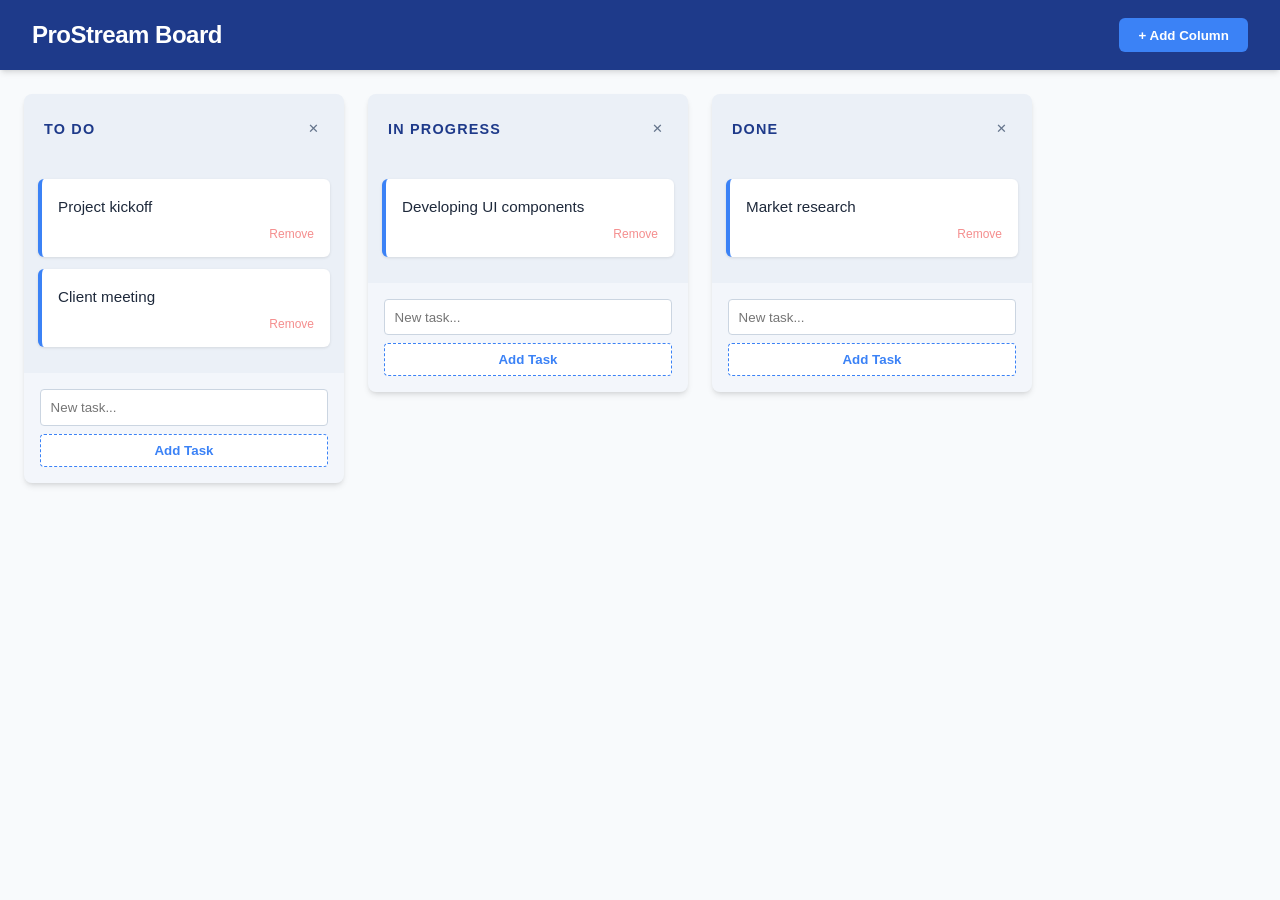
<file: ai_app.html>
<!DOCTYPE html>
<html lang="en">
<head>
    <meta charset="UTF-8">
    <meta name="viewport" content="width=device-width, initial-scale=1.0">
    <title>ProStream Task Board</title>
    <style>
        :root {
            --primary-blue: #1e3a8a;
            --secondary-blue: #3b82f6;
            --light-blue: #eff6ff;
            --bg-gray: #f8fafc;
            --text-dark: #1e293b;
            --text-light: #64748b;
            --shadow: 0 4px 6px -1px rgb(0 0 0 / 0.1), 0 2px 4px -2px rgb(0 0 0 / 0.1);
        }

        * {
            box-sizing: border-box;
            margin: 0;
            padding: 0;
        }

        body {
            font-family: 'Segoe UI', Tahoma, Geneva, Verdana, sans-serif;
            background-color: var(--bg-gray);
            color: var(--text-dark);
            line-height: 1.6;
            height: 100vh;
            display: flex;
            flex-direction: column;
            overflow: hidden;
        }

        /* --- Header --- */
        header {
            background-color: var(--primary-blue);
            color: white;
            padding: 1rem 2rem;
            display: flex;
            justify-content: space-between;
            align-items: center;
            box-shadow: var(--shadow);
            z-index: 10;
        }

        header h1 {
            font-size: 1.5rem;
            font-weight: 600;
            letter-spacing: -0.5px;
        }

        .btn-add-column {
            background-color: var(--secondary-blue);
            color: white;
            border: none;
            padding: 0.6rem 1.2rem;
            border-radius: 6px;
            cursor: pointer;
            font-weight: 600;
            transition: background 0.2s;
        }

        .btn-add-column:hover {
            background-color: #2563eb;
        }

        /* --- Board Layout --- */
        #board {
            display: flex;
            padding: 1.5rem;
            gap: 1.5rem;
            overflow-x: auto;
            flex-grow: 1;
            align-items: flex-start;
            scrollbar-width: thin;
        }

        /* --- Column Styles --- */
        .column {
            background-color: #ebf0f7;
            min-width: 320px;
            max-width: 320px;
            border-radius: 8px;
            display: flex;
            flex-direction: column;
            max-height: 100%;
            box-shadow: var(--shadow);
            transition: transform 0.2s, opacity 0.2s;
            cursor: default;
        }

        .column.dragging-col {
            opacity: 0.4;
            transform: scale(0.95);
        }

        .column-header {
            padding: 1.25rem;
            display: flex;
            justify-content: space-between;
            align-items: center;
            cursor: grab; /* Shows header is the handle for moving columns */
        }

        .column-header:active {
            cursor: grabbing;
        }

        .column-header h2 {
            font-size: 0.9rem;
            text-transform: uppercase;
            letter-spacing: 1.2px;
            color: var(--primary-blue);
            pointer-events: none;
        }

        .delete-col {
            color: var(--text-light);
            cursor: pointer;
            font-size: 0.8rem;
            padding: 5px;
        }

        .task-list {
            padding: 0.75rem;
            flex-grow: 1;
            min-height: 100px;
            overflow-y: auto;
            border: 2px solid transparent;
            transition: background 0.2s;
        }

        .task-list.drag-over-list {
            background: rgba(59, 130, 246, 0.05);
            border-radius: 4px;
        }

        /* --- Task Styles --- */
        .task {
            background: white;
            margin-bottom: 0.75rem;
            padding: 1rem;
            border-radius: 6px;
            box-shadow: 0 1px 3px rgba(0,0,0,0.1);
            cursor: grab;
            border-left: 4px solid var(--secondary-blue);
            transition: box-shadow 0.2s;
        }

        .task:hover {
            box-shadow: 0 4px 6px rgba(0,0,0,0.05);
        }

        .task.dragging-task {
            opacity: 0.3;
        }

        .task p {
            font-size: 0.95rem;
            margin-bottom: 0.5rem;
            word-wrap: break-word;
        }

        .task-footer {
            display: flex;
            justify-content: flex-end;
        }

        .delete-task {
            font-size: 0.75rem;
            color: #ef4444;
            cursor: pointer;
            background: none;
            border: none;
            opacity: 0.6;
        }

        .delete-task:hover {
            opacity: 1;
        }

        .add-task-container {
            padding: 1rem;
            background: rgba(255,255,255,0.4);
            border-bottom-left-radius: 8px;
            border-bottom-right-radius: 8px;
        }

        .add-task-input {
            width: 100%;
            padding: 0.6rem;
            border: 1px solid #cbd5e1;
            border-radius: 4px;
            margin-bottom: 0.5rem;
            outline-color: var(--secondary-blue);
        }

        .btn-add-task {
            width: 100%;
            background: white;
            border: 1px dashed var(--secondary-blue);
            color: var(--secondary-blue);
            padding: 0.5rem;
            border-radius: 4px;
            cursor: pointer;
            font-weight: 600;
            transition: all 0.2s;
        }

        .btn-add-task:hover {
            background: var(--secondary-blue);
            color: white;
            border-style: solid;
        }

        /* Scrollbar Styling */
        ::-webkit-scrollbar {
            height: 8px;
            width: 6px;
        }
        ::-webkit-scrollbar-track {
            background: #f1f1f1;
        }
        ::-webkit-scrollbar-thumb {
            background: #cbd5e1;
            border-radius: 10px;
        }
        ::-webkit-scrollbar-thumb:hover {
            background: #94a3b8;
        }
    </style>
</head>
<body>

    <header>
        <h1>ProStream Board</h1>
        <button class="btn-add-column" onclick="addColumn()">+ Add Column</button>
    </header>

    <div id="board">
        </div>

    <script>
        // Data structure & Persistence
        let boardData = JSON.parse(localStorage.getItem('kanbanDataV2')) || [
            { id: 'col-1', title: 'To Do', tasks: ['Project kickoff', 'Client meeting'] },
            { id: 'col-2', title: 'In Progress', tasks: ['Developing UI components'] },
            { id: 'col-3', title: 'Done', tasks: ['Market research'] }
        ];

        let draggedItem = null; // Can be a task or a column
        let dragType = null;    // 'task' or 'column'

        const board = document.getElementById('board');

        function renderBoard() {
            board.innerHTML = '';
            boardData.forEach((column, colIndex) => {
                const colDiv = document.createElement('div');
                colDiv.className = 'column';
                colDiv.setAttribute('draggable', 'true');
                colDiv.setAttribute('data-col-index', colIndex);
                
                // Column Drag Events
                colDiv.addEventListener('dragstart', (e) => handleColumnDragStart(e, colIndex));
                colDiv.addEventListener('dragover', (e) => handleColumnDragOver(e, colIndex));
                colDiv.addEventListener('drop', (e) => handleColumnDrop(e, colIndex));
                colDiv.addEventListener('dragend', handleDragEnd);

                colDiv.innerHTML = `
                    <div class="column-header">
                        <h2>${column.title}</h2>
                        <span class="delete-col" onclick="deleteColumn(event, ${colIndex})">✕</span>
                    </div>
                    <div class="task-list" 
                         data-col-index="${colIndex}"
                         ondragover="handleTaskDragOver(event)" 
                         ondrop="handleTaskDrop(event, ${colIndex})">
                        ${column.tasks.map((task, taskIndex) => `
                            <div class="task" 
                                 draggable="true" 
                                 ondragstart="handleTaskDragStart(event, ${colIndex}, ${taskIndex})"
                                 ondragend="handleDragEnd(event)">
                                <p>${task}</p>
                                <div class="task-footer">
                                    <button class="delete-task" onclick="deleteTask(${colIndex}, ${taskIndex})">Remove</button>
                                </div>
                            </div>
                        `).join('')}
                    </div>
                    <div class="add-task-container">
                        <input type="text" class="add-task-input" placeholder="New task..." id="input-${colIndex}" onkeypress="handleKeyPress(event, ${colIndex})">
                        <button class="btn-add-task" onclick="addTask(${colIndex})">Add Task</button>
                    </div>
                `;
                board.appendChild(colDiv);
            });
            saveData();
        }

        // --- Column Logic ---
        function addColumn() {
            const title = prompt("Enter column name:");
            if (title && title.trim()) {
                boardData.push({ id: Date.now().toString(), title: title.trim(), tasks: [] });
                renderBoard();
            }
        }

        function deleteColumn(e, index) {
            e.stopPropagation();
            if(confirm("Delete this column?")) {
                boardData.splice(index, 1);
                renderBoard();
            }
        }

        // --- Task Logic ---
        function addTask(colIndex) {
            const input = document.getElementById(`input-${colIndex}`);
            if (input.value.trim() !== '') {
                boardData[colIndex].tasks.push(input.value.trim());
                input.value = '';
                renderBoard();
            }
        }

        function handleKeyPress(e, colIndex) {
            if (e.key === 'Enter') addTask(colIndex);
        }

        function deleteTask(colIndex, taskIndex) {
            boardData[colIndex].tasks.splice(taskIndex, 1);
            renderBoard();
        }

        // --- Drag & Drop: Column Reordering ---
        function handleColumnDragStart(e, index) {
            // If the user started dragging from a task, don't drag the column
            if (e.target.classList.contains('task')) return;
            
            dragType = 'column';
            draggedItem = index;
            e.target.classList.add('dragging-col');
            e.dataTransfer.effectAllowed = 'move';
        }

        function handleColumnDragOver(e, index) {
            if (dragType !== 'column') return;
            e.preventDefault();
        }

        function handleColumnDrop(e, targetIndex) {
            if (dragType !== 'column') return;
            e.preventDefault();
            
            const movingCol = boardData.splice(draggedItem, 1)[0];
            boardData.splice(targetIndex, 0, movingCol);
            renderBoard();
        }

        // --- Drag & Drop: Task Movement ---
        function handleTaskDragStart(e, colIndex, taskIndex) {
            e.stopPropagation(); // Prevents column drag from triggering
            dragType = 'task';
            draggedItem = { colIndex, taskIndex };
            e.target.classList.add('dragging-task');
        }

        function handleTaskDragOver(e) {
            if (dragType !== 'task') return;
            e.preventDefault();
            e.currentTarget.classList.add('drag-over-list');
        }

        function handleTaskDrop(e, targetColIndex) {
            if (dragType !== 'task') return;
            e.preventDefault();
            e.currentTarget.classList.remove('drag-over-list');
            
            const { colIndex, taskIndex } = draggedItem;
            const taskContent = boardData[colIndex].tasks.splice(taskIndex, 1)[0];
            boardData[targetColIndex].tasks.push(taskContent);
            
            renderBoard();
        }

        function handleDragEnd(e) {
            e.target.classList.remove('dragging-task', 'dragging-col');
            document.querySelectorAll('.task-list').forEach(l => l.classList.remove('drag-over-list'));
            dragType = null;
            draggedItem = null;
        }

        function saveData() {
            localStorage.setItem('kanbanDataV2', JSON.stringify(boardData));
        }

        // Initialize
        renderBoard();
    </script>
</body>
</html>
</file>
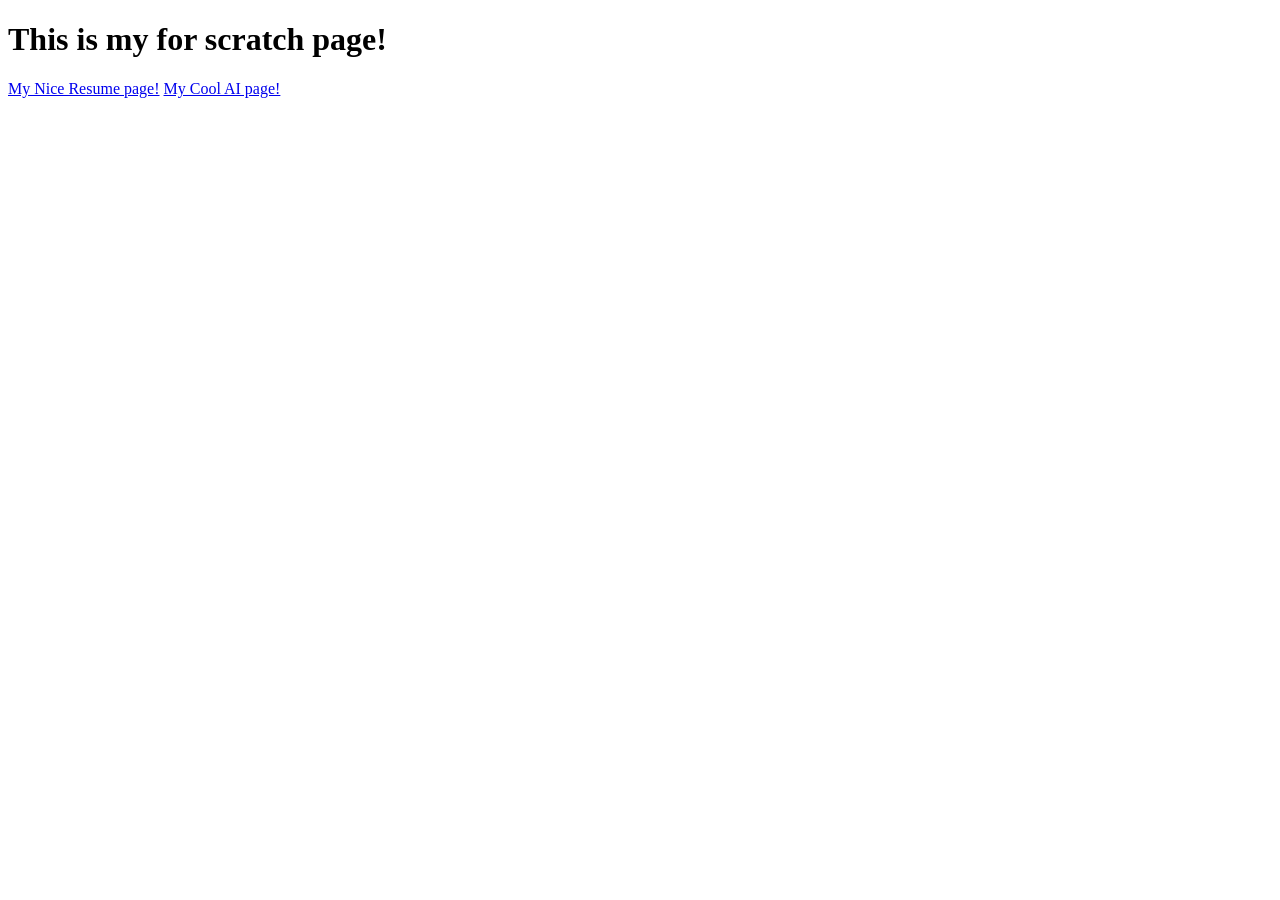
<file: from_scratch.html>
<!DOCTYPE html>
<html lang="en">
<head>
    <meta charset="UTF-8">
    <meta name="viewport" content="width=device-width, initial-scale=1.0">
    <title>Document</title>
</head>
<body>
    <h1>
        This is my for scratch page!
    </h1>
    <p>
        <a href="index.html">My Nice Resume page!</a>
        <a href="ai_app.html">My Cool AI page!</a>
    </p>
    <p>
        <div class='tableauPlaceholder' id='viz1776177172630' style='position: relative'><noscript><a href='#'><img alt='Timeline ' src='https:&#47;&#47;public.tableau.com&#47;static&#47;images&#47;BY&#47;BYUAlumniintheSuperBowl_16437567503580&#47;Timeline&#47;1_rss.png' style='border: none' /></a></noscript><object class='tableauViz'  style='display:none;'><param name='host_url' value='https%3A%2F%2Fpublic.tableau.com%2F' /> <param name='embed_code_version' value='3' /> <param name='site_root' value='' /><param name='name' value='BYUAlumniintheSuperBowl_16437567503580&#47;Timeline' /><param name='tabs' value='no' /><param name='toolbar' value='yes' /><param name='static_image' value='https:&#47;&#47;public.tableau.com&#47;static&#47;images&#47;BY&#47;BYUAlumniintheSuperBowl_16437567503580&#47;Timeline&#47;1.png' /> <param name='animate_transition' value='yes' /><param name='display_static_image' value='yes' /><param name='display_spinner' value='yes' /><param name='display_overlay' value='yes' /><param name='display_count' value='yes' /><param name='language' value='en-US' /></object></div>                <script type='text/javascript'>                    var divElement = document.getElementById('viz1776177172630');                    var vizElement = divElement.getElementsByTagName('object')[0];                    if ( divElement.offsetWidth > 800 ) { vizElement.style.width='1400px';vizElement.style.height='927px';} else if ( divElement.offsetWidth > 500 ) { vizElement.style.width='1400px';vizElement.style.height='927px';} else { vizElement.style.width='100%';vizElement.style.height='1227px';}                     var scriptElement = document.createElement('script');                    scriptElement.src = 'https://public.tableau.com/javascripts/api/viz_v1.js';                    vizElement.parentNode.insertBefore(scriptElement, vizElement);                </script>
    </p>
</body>
</html>
</file>
